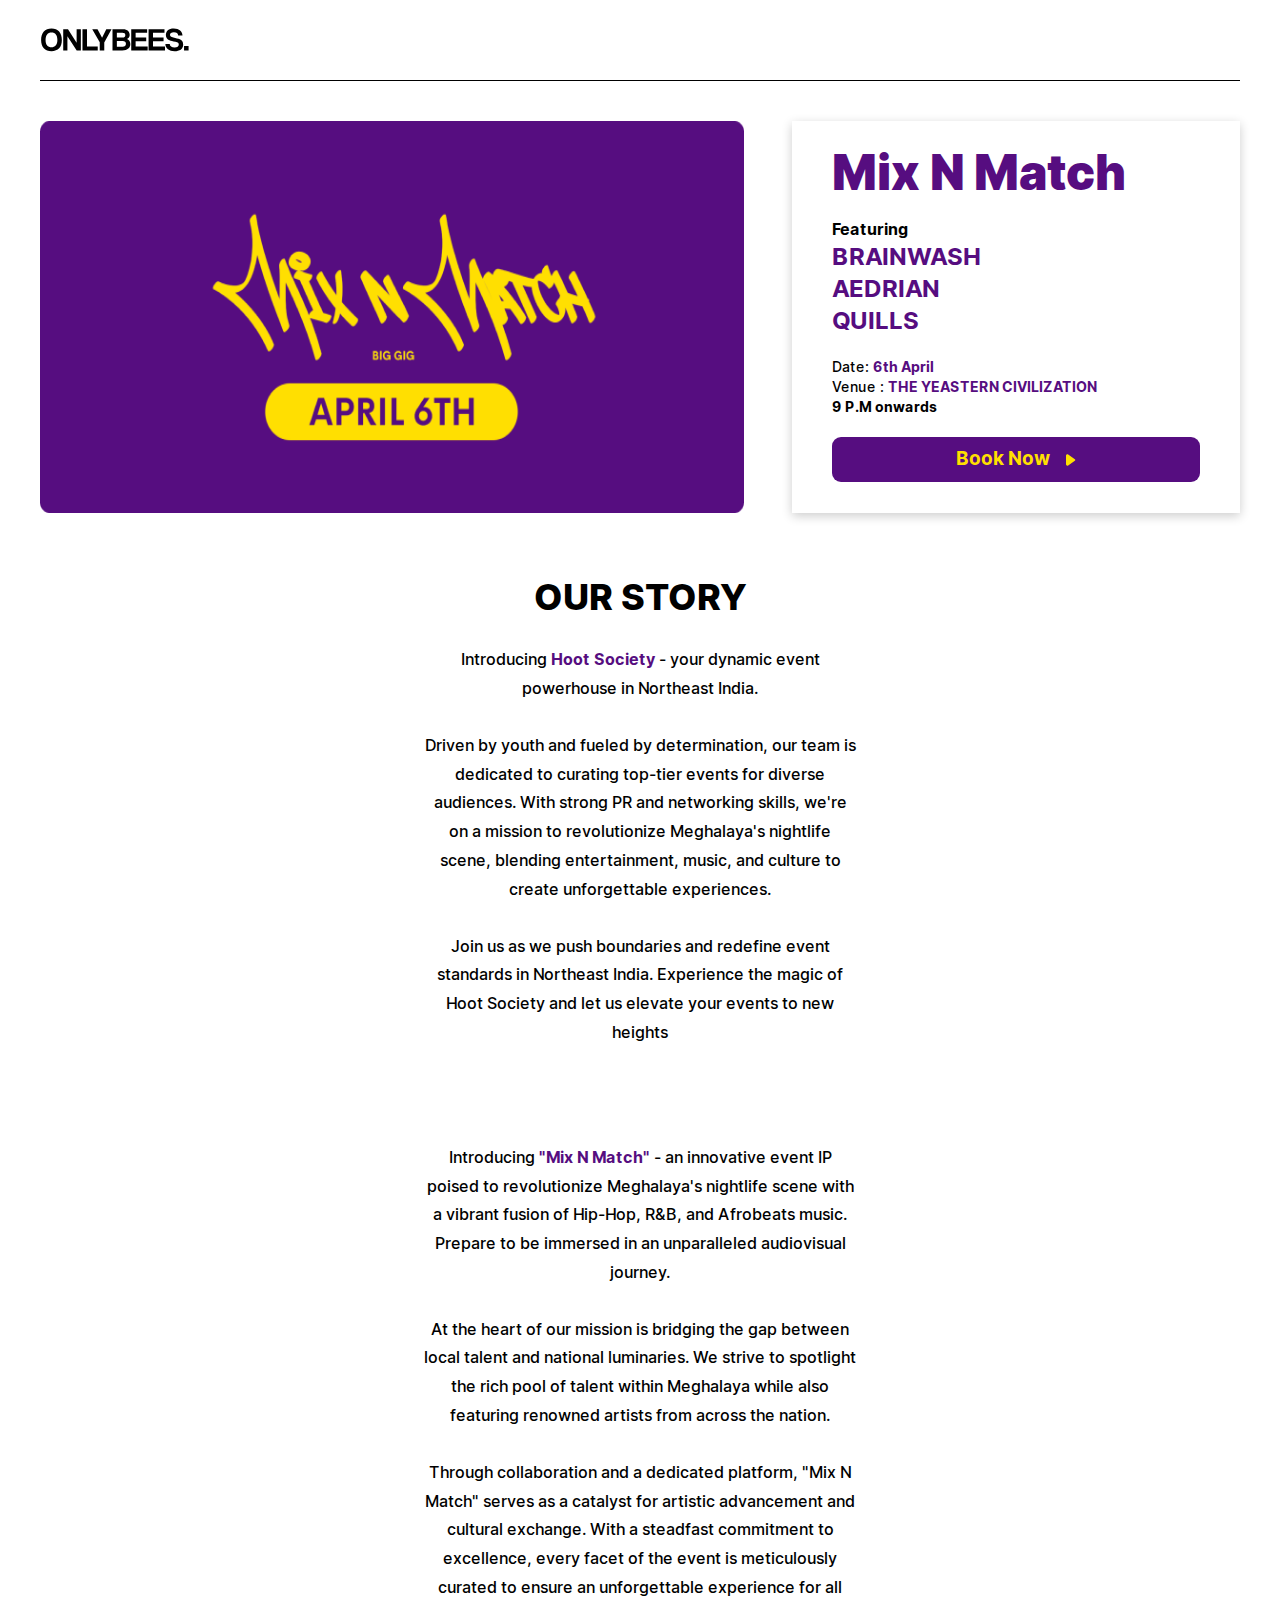
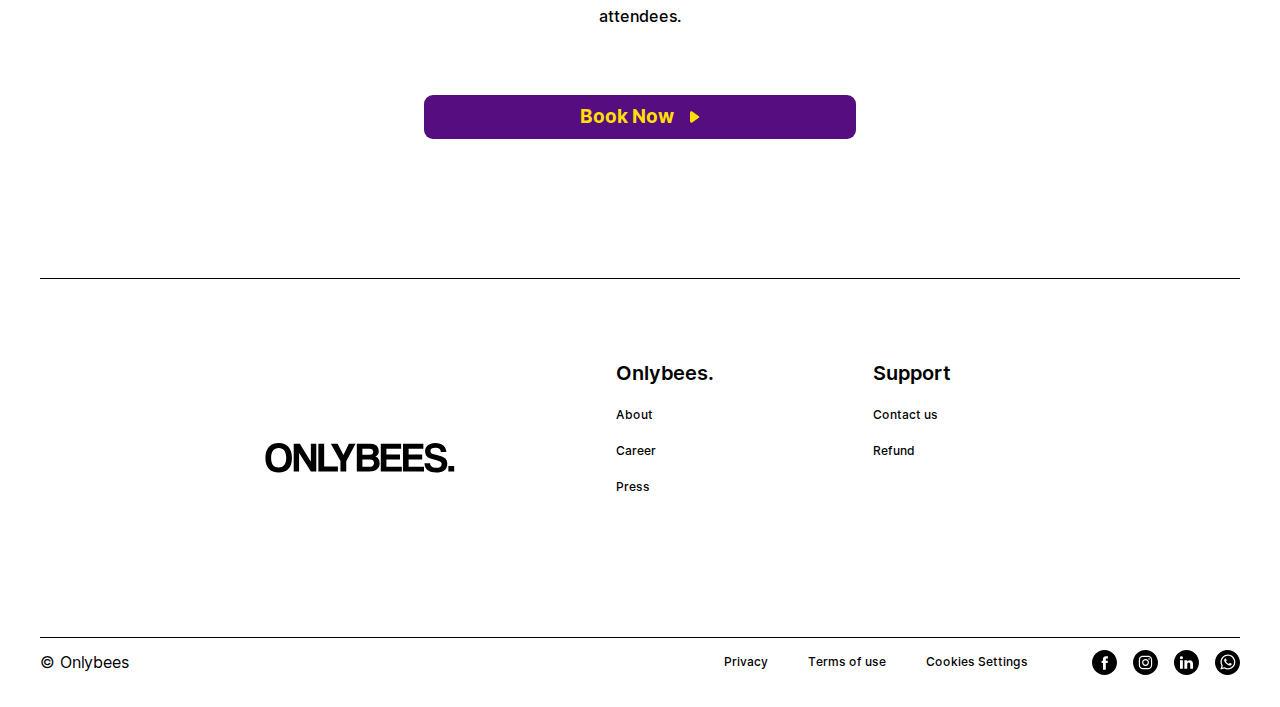
<file: index.html>
<!DOCTYPE html><html lang="en"><head><meta charSet="utf-8"/><meta name="viewport" content="width=device-width, initial-scale=1"/><link rel="preload" href="/_next/static/media/c9a5bc6a7c948fb0-s.p.woff2" as="font" crossorigin="" type="font/woff2"/><link rel="preload" as="image" href="/_next/static/media/hoot_desktop.04aef15a.png" fetchPriority="high"/><link rel="preload" as="image" href="/_next/static/media/scrollDown.2eb7e256.svg" fetchPriority="high"/><link rel="preload" as="image" href="/_next/static/media/arrow.d80e7620.svg" fetchPriority="high"/><link rel="stylesheet" href="/_next/static/css/5c76358836deef67.css" crossorigin="" data-precedence="next"/><link rel="stylesheet" href="/_next/static/css/076aa3f33e6e7789.css" crossorigin="" data-precedence="next"/><link rel="preload" as="script" fetchPriority="low" href="/_next/static/chunks/webpack-4f1b5ad40833ddeb.js" crossorigin=""/><script src="/_next/static/chunks/fd9d1056-02830fcbd039be24.js" async="" crossorigin=""></script><script src="/_next/static/chunks/69-de28e6a836dd2d4f.js" async="" crossorigin=""></script><script src="/_next/static/chunks/main-app-3eee402149a3900c.js" async="" crossorigin=""></script><script src="/_next/static/chunks/607-d00ae803f38a8294.js" async=""></script><script src="/_next/static/chunks/app/page-6c41bede4017dfdd.js" async=""></script><title>Mix N Match - Hoot Society</title><meta name="description" content="Introducing &quot;Mix N Match&quot; - an innovative event IP poised to revolutionize Meghalaya&#x27;s nightlife scene with a vibrant fusion of Hip-Hop, R&amp;B, and Afrobeats music. Prepare to be immersed in an unparalleled audiovisual journey. At the heart of our mission is bridging the gap between local talent and national luminaries. We strive to spotlight the rich pool of talent within Meghalaya while also featuring renowned artists from across the nation. Through collaboration and adedicated platform, &quot;Mix N Match&quot; serves as a catalyst for artistic advancement and cultural exchange. With a steadfast commitment to excellence, every facet of the event is meticulously curated to ensure an unforgettable experience for all attendees."/><meta name="keywords" content="Mix N Match event,Hoot Society,Meghalaya nightlife,music festival in Meghalaya,Hip-Hop and R&amp;B,Afrobeats music,local talent in Meghalaya,national artists in India,live music event,cultural exchange,audiovisual experience,entertainment in Meghalaya,upcoming music festivals,music events in India"/><meta name="next-size-adjust"/><script src="/_next/static/chunks/polyfills-c67a75d1b6f99dc8.js" crossorigin="" noModule=""></script></head><body class="__className_aaf875"><div class="nav mx-5 lg:mx-10 py-7"><img alt="OnlyBees logo" loading="lazy" width="150" height="24" decoding="async" data-nimg="1" style="color:transparent" src="/_next/static/media/OnlyBees_logo.53a9fddb.svg"/></div><div class="text-center px-10 py-10"><div class=" mt-15 flex flex-col lg:flex-row justify-between"><img alt="Mix N Match Poster" fetchPriority="high" width="500" height="244" decoding="async" data-nimg="1" class="poster" style="color:transparent" src="/_next/static/media/hoot_desktop.04aef15a.png"/><img alt="Scroll down" fetchPriority="high" width="120" height="19" decoding="async" data-nimg="1" class="lg:hidden m-auto mt-3" style="color:transparent" src="/_next/static/media/scrollDown.2eb7e256.svg"/><div class="mt-16 lg:mt-0 text-left event-details py-7 px-10"><h1 class="text-3xl lg:text-5xl text-[#560D80] font-black mb-5">Mix N Match</h1><p class=" font-bold">Featuring</p><p class=" text-[#560D80] font-bold text-2xl">BRAINWASH</p><p class=" text-[#560D80] font-bold text-2xl">AEDRIAN</p><p class=" text-[#560D80] font-bold text-2xl mb-5">QUILLS</p><p class=" font-medium text-sm">Date: <span class="text-[#560D80] font-bold">6th April</span></p><p class=" font-medium text-sm">Venue : <span class="text-[#560D80] font-bold">THE YEASTERN CIVILIZATION</span></p><p class=" mb-5 font-bold text-sm">9 P.M onwards </p><a target="_blank" class="lg:text-center text-left mb-2" href="https://events.onlybees.in/"><button role="button" class=" btn py-2 pt-2"><span>Book Now</span><span class="arrow-container"><img alt="Arrow" fetchPriority="high" width="10" height="12" decoding="async" data-nimg="1" style="color:transparent" src="/_next/static/media/arrow.d80e7620.svg"/></span></button></a></div></div><div class="about text-left lg:text-center lg:px-96 pb-24"><h2 class="mt-16 text-4xl font-extrabold">OUR STORY</h2><p class="font-medium mt-7">Introducing <span class="text-[#560D80] font-bold">Hoot Society</span> - your dynamic event powerhouse in Northeast India.</p><p class="font-medium mt-7">Driven by youth and fueled by determination, our team is dedicated to curating top-tier events for diverse audiences. With strong PR and networking skills, we&#x27;re on a mission to revolutionize Meghalaya&#x27;s nightlife scene, blending entertainment, music, and culture to create unforgettable experiences.</p><p class="font-medium mt-7">Join us as we push boundaries and redefine event standards in Northeast India. Experience the magic of Hoot Society and let us elevate your events to new heights</p><p class="font-medium mt-24">Introducing <span class="text-[#560D80] font-bold">&quot;Mix N Match&quot;</span> - an innovative event IP poised to revolutionize Meghalaya&#x27;s nightlife scene with a vibrant fusion of Hip-Hop, R&amp;B, and Afrobeats music. Prepare to be immersed in an unparalleled audiovisual journey.</p><p class="font-medium mt-7">At the heart of our mission is bridging the gap between local talent and national luminaries. We strive to spotlight the rich pool of talent within Meghalaya while also featuring renowned artists from across the nation.</p><p class="font-medium mt-7 mb-16">Through collaboration and a dedicated platform, &quot;Mix N Match&quot; serves as a catalyst for artistic advancement and cultural exchange. With a steadfast commitment to excellence, every facet of the event is meticulously curated to ensure an unforgettable experience for all attendees.</p><a target="_blank" class="lg:text-center text-left mb-2" href="https://events.onlybees.in/"><button role="button" class=" btn py-2 pt-2"><span>Book Now</span><span class="arrow-container"><img alt="Arrow" fetchPriority="high" width="10" height="12" decoding="async" data-nimg="1" style="color:transparent" src="/_next/static/media/arrow.d80e7620.svg"/></span></button></a></div></div><div class="mx-5 lg:mx-10 pb-5"><div class="foot flex flex-col lg:flex-row lg:gap-40 lg:px-28"><img alt="OnlyBees logo" loading="lazy" width="500" height="82" decoding="async" data-nimg="1" class="lg:ml-28 foot-logo" style="color:transparent" src="/_next/static/media/OnlyBees_logo.53a9fddb.svg"/><div class="footer-links flex flex-row lg:gap-40 gap-16 lg:mt-20"><div class="Onlybees flex flex-col gap-5"><div class="font-semibold text-xl">Onlybees.</div><a class="text-xs font-medium" rel="noopener noreferrer" target="_blank" href="https://events.onlybees.in/">About</a><a class="text-xs font-medium" rel="noopener noreferrer" target="_blank" href="https://events.onlybees.in/">Career</a><a class="text-xs font-medium" rel="noopener noreferrer" target="_blank" href="https://events.onlybees.in/">Press</a></div><div class="Support flex flex-col gap-5"><div class="font-semibold text-xl">Support</div><a class="text-xs font-medium" rel="noopener noreferrer" target="_blank" href="https://events.onlybees.in/">Contact us</a><a class="text-xs font-medium" rel="noopener noreferrer" target="_blank" href="https://events.onlybees.in/">Refund</a></div></div></div><div class="copyright flex flex-col gap-5 lg:gap-0 lg:flex-row lg:justify-between py-3 text-center"><p class="">© Onlybees</p><div class="flex flex-col-reverse lg:flex-row lg:gap-16 gap-5"><div class="flex lg:gap-10 align-middle justify-center gap-10 px-5 lg:px-0"><a class="text-xs font-medium pt-1" rel="noopener noreferrer" target="_blank" href="https://events.onlybees.in/">Privacy</a><a class="text-xs font-medium pt-1" rel="noopener noreferrer" target="_blank" href="https://events.onlybees.in/">Terms of use</a><a class="text-xs font-medium pt-1" rel="noopener noreferrer" target="_blank" href="https://events.onlybees.in/">Cookies Settings</a></div><div class="flex lg:justify-start justify-center lg:gap-4 gap-5"><a rel="noopener noreferrer" target="_blank" href="https://events.onlybees.in/"><img alt="social logo" loading="lazy" width="25" height="25" decoding="async" data-nimg="1" class="socials" style="color:transparent" src="/_next/static/media/Facebook_black.7034cb0f.svg"/></a><a rel="noopener noreferrer" target="_blank" href="https://www.instagram.com/onlybees.in/"><img alt="social logo" loading="lazy" width="25" height="25" decoding="async" data-nimg="1" class="socials" style="color:transparent" src="/_next/static/media/Instagram_black.98da367b.svg"/></a><a rel="noopener noreferrer" target="_blank" href="https://www.linkedin.com/company/onlybees/"><img alt="social logo" loading="lazy" width="25" height="25" decoding="async" data-nimg="1" class="socials" style="color:transparent" src="/_next/static/media/LinkedIN_black.c750416b.svg"/></a><a rel="noopener noreferrer" target="_blank" href="https://wa.me/918787740538?text=Hi%20Onlybees!"><img alt="social logo" loading="lazy" width="25" height="25" decoding="async" data-nimg="1" class="socials" style="color:transparent" src="/_next/static/media/Whatsapp_black.bec1b8e5.svg"/></a></div></div></div></div><script src="/_next/static/chunks/webpack-4f1b5ad40833ddeb.js" crossorigin="" async=""></script><script>(self.__next_f=self.__next_f||[]).push([0]);self.__next_f.push([2,null])</script><script>self.__next_f.push([1,"1:HL[\"/_next/static/media/c9a5bc6a7c948fb0-s.p.woff2\",\"font\",{\"crossOrigin\":\"\",\"type\":\"font/woff2\"}]\n2:HL[\"/_next/static/css/5c76358836deef67.css\",\"style\",{\"crossOrigin\":\"\"}]\n0:\"$L3\"\n"])</script><script>self.__next_f.push([1,"4:HL[\"/_next/static/css/076aa3f33e6e7789.css\",\"style\",{\"crossOrigin\":\"\"}]\n"])</script><script>self.__next_f.push([1,"5:I[7690,[],\"\"]\n7:I[7831,[],\"\"]\n8:I[9660,[\"607\",\"static/chunks/607-d00ae803f38a8294.js\",\"931\",\"static/chunks/app/page-6c41bede4017dfdd.js\"],\"\"]\n9:I[5613,[],\"\"]\na:I[1778,[],\"\"]\nc:I[8955,[],\"\"]\nd:[]\n"])</script><script>self.__next_f.push([1,"3:[[[\"$\",\"link\",\"0\",{\"rel\":\"stylesheet\",\"href\":\"/_next/static/css/5c76358836deef67.css\",\"precedence\":\"next\",\"crossOrigin\":\"\"}]],[\"$\",\"$L5\",null,{\"buildId\":\"Q-OK6EcGWyVxPVHc3vvAe\",\"assetPrefix\":\"\",\"initialCanonicalUrl\":\"/\",\"initialTree\":[\"\",{\"children\":[\"__PAGE__\",{}]},\"$undefined\",\"$undefined\",true],\"initialSeedData\":[\"\",{\"children\":[\"__PAGE__\",{},[\"$L6\",[\"$\",\"$L7\",null,{\"propsForComponent\":{\"params\":{}},\"Component\":\"$8\",\"isStaticGeneration\":true}],null]]},[null,[\"$\",\"html\",null,{\"lang\":\"en\",\"children\":[\"$\",\"body\",null,{\"className\":\"__className_aaf875\",\"children\":[\"$\",\"$L9\",null,{\"parallelRouterKey\":\"children\",\"segmentPath\":[\"children\"],\"loading\":\"$undefined\",\"loadingStyles\":\"$undefined\",\"loadingScripts\":\"$undefined\",\"hasLoading\":false,\"error\":\"$undefined\",\"errorStyles\":\"$undefined\",\"errorScripts\":\"$undefined\",\"template\":[\"$\",\"$La\",null,{}],\"templateStyles\":\"$undefined\",\"templateScripts\":\"$undefined\",\"notFound\":[[\"$\",\"title\",null,{\"children\":\"404: This page could not be found.\"}],[\"$\",\"div\",null,{\"style\":{\"fontFamily\":\"system-ui,\\\"Segoe UI\\\",Roboto,Helvetica,Arial,sans-serif,\\\"Apple Color Emoji\\\",\\\"Segoe UI Emoji\\\"\",\"height\":\"100vh\",\"textAlign\":\"center\",\"display\":\"flex\",\"flexDirection\":\"column\",\"alignItems\":\"center\",\"justifyContent\":\"center\"},\"children\":[\"$\",\"div\",null,{\"children\":[[\"$\",\"style\",null,{\"dangerouslySetInnerHTML\":{\"__html\":\"body{color:#000;background:#fff;margin:0}.next-error-h1{border-right:1px solid rgba(0,0,0,.3)}@media (prefers-color-scheme:dark){body{color:#fff;background:#000}.next-error-h1{border-right:1px solid rgba(255,255,255,.3)}}\"}}],[\"$\",\"h1\",null,{\"className\":\"next-error-h1\",\"style\":{\"display\":\"inline-block\",\"margin\":\"0 20px 0 0\",\"padding\":\"0 23px 0 0\",\"fontSize\":24,\"fontWeight\":500,\"verticalAlign\":\"top\",\"lineHeight\":\"49px\"},\"children\":\"404\"}],[\"$\",\"div\",null,{\"style\":{\"display\":\"inline-block\"},\"children\":[\"$\",\"h2\",null,{\"style\":{\"fontSize\":14,\"fontWeight\":400,\"lineHeight\":\"49px\",\"margin\":0},\"children\":\"This page could not be found.\"}]}]]}]}]],\"notFoundStyles\":[],\"styles\":[[\"$\",\"link\",\"0\",{\"rel\":\"stylesheet\",\"href\":\"/_next/static/css/076aa3f33e6e7789.css\",\"precedence\":\"next\",\"crossOrigin\":\"\"}]]}]}]}],null]],\"initialHead\":[false,\"$Lb\"],\"globalErrorComponent\":\"$c\",\"missingSlots\":\"$Wd\"}]]\n"])</script><script>self.__next_f.push([1,"b:[[\"$\",\"meta\",\"0\",{\"name\":\"viewport\",\"content\":\"width=device-width, initial-scale=1\"}],[\"$\",\"meta\",\"1\",{\"charSet\":\"utf-8\"}],[\"$\",\"title\",\"2\",{\"children\":\"Mix N Match - Hoot Society\"}],[\"$\",\"meta\",\"3\",{\"name\":\"description\",\"content\":\"Introducing \\\"Mix N Match\\\" - an innovative event IP poised to revolutionize Meghalaya's nightlife scene with a vibrant fusion of Hip-Hop, R\u0026B, and Afrobeats music. Prepare to be immersed in an unparalleled audiovisual journey. At the heart of our mission is bridging the gap between local talent and national luminaries. We strive to spotlight the rich pool of talent within Meghalaya while also featuring renowned artists from across the nation. Through collaboration and adedicated platform, \\\"Mix N Match\\\" serves as a catalyst for artistic advancement and cultural exchange. With a steadfast commitment to excellence, every facet of the event is meticulously curated to ensure an unforgettable experience for all attendees.\"}],[\"$\",\"meta\",\"4\",{\"name\":\"keywords\",\"content\":\"Mix N Match event,Hoot Society,Meghalaya nightlife,music festival in Meghalaya,Hip-Hop and R\u0026B,Afrobeats music,local talent in Meghalaya,national artists in India,live music event,cultural exchange,audiovisual experience,entertainment in Meghalaya,upcoming music festivals,music events in India\"}],[\"$\",\"meta\",\"5\",{\"name\":\"next-size-adjust\"}]]\n6:null\n"])</script><script>self.__next_f.push([1,""])</script></body></html>
</file>
<file: _next/static/css/5c76358836deef67.css>
@font-face{font-family:__Inter_aaf875;font-style:normal;font-weight:100 900;font-display:swap;src:url(/_next/static/media/ec159349637c90ad-s.woff2) format("woff2");unicode-range:u+0460-052f,u+1c80-1c88,u+20b4,u+2de0-2dff,u+a640-a69f,u+fe2e-fe2f}@font-face{font-family:__Inter_aaf875;font-style:normal;font-weight:100 900;font-display:swap;src:url(/_next/static/media/513657b02c5c193f-s.woff2) format("woff2");unicode-range:u+0301,u+0400-045f,u+0490-0491,u+04b0-04b1,u+2116}@font-face{font-family:__Inter_aaf875;font-style:normal;font-weight:100 900;font-display:swap;src:url(/_next/static/media/fd4db3eb5472fc27-s.woff2) format("woff2");unicode-range:u+1f??}@font-face{font-family:__Inter_aaf875;font-style:normal;font-weight:100 900;font-display:swap;src:url(/_next/static/media/51ed15f9841b9f9d-s.woff2) format("woff2");unicode-range:u+0370-0377,u+037a-037f,u+0384-038a,u+038c,u+038e-03a1,u+03a3-03ff}@font-face{font-family:__Inter_aaf875;font-style:normal;font-weight:100 900;font-display:swap;src:url(/_next/static/media/05a31a2ca4975f99-s.woff2) format("woff2");unicode-range:u+0102-0103,u+0110-0111,u+0128-0129,u+0168-0169,u+01a0-01a1,u+01af-01b0,u+0300-0301,u+0303-0304,u+0308-0309,u+0323,u+0329,u+1ea0-1ef9,u+20ab}@font-face{font-family:__Inter_aaf875;font-style:normal;font-weight:100 900;font-display:swap;src:url(/_next/static/media/d6b16ce4a6175f26-s.woff2) format("woff2");unicode-range:u+0100-02af,u+0304,u+0308,u+0329,u+1e00-1e9f,u+1ef2-1eff,u+2020,u+20a0-20ab,u+20ad-20c0,u+2113,u+2c60-2c7f,u+a720-a7ff}@font-face{font-family:__Inter_aaf875;font-style:normal;font-weight:100 900;font-display:swap;src:url(/_next/static/media/c9a5bc6a7c948fb0-s.p.woff2) format("woff2");unicode-range:u+00??,u+0131,u+0152-0153,u+02bb-02bc,u+02c6,u+02da,u+02dc,u+0304,u+0308,u+0329,u+2000-206f,u+2074,u+20ac,u+2122,u+2191,u+2193,u+2212,u+2215,u+feff,u+fffd}@font-face{font-family:__Inter_Fallback_aaf875;src:local("Arial");ascent-override:90.20%;descent-override:22.48%;line-gap-override:0.00%;size-adjust:107.40%}.__className_aaf875{font-family:__Inter_aaf875,__Inter_Fallback_aaf875;font-style:normal}

/*
! tailwindcss v3.4.3 | MIT License | https://tailwindcss.com
*/*,:after,:before{box-sizing:border-box;border:0 solid #e5e7eb}:after,:before{--tw-content:""}:host,html{line-height:1.5;-webkit-text-size-adjust:100%;-moz-tab-size:4;-o-tab-size:4;tab-size:4;font-family:ui-sans-serif,system-ui,sans-serif,Apple Color Emoji,Segoe UI Emoji,Segoe UI Symbol,Noto Color Emoji;font-feature-settings:normal;font-variation-settings:normal;-webkit-tap-highlight-color:transparent}body{line-height:inherit}hr{height:0;color:inherit;border-top-width:1px}abbr:where([title]){-webkit-text-decoration:underline dotted;text-decoration:underline dotted}h1,h2,h3,h4,h5,h6{font-size:inherit;font-weight:inherit}a{color:inherit;text-decoration:inherit}b,strong{font-weight:bolder}code,kbd,pre,samp{font-family:ui-monospace,SFMono-Regular,Menlo,Monaco,Consolas,Liberation Mono,Courier New,monospace;font-feature-settings:normal;font-variation-settings:normal;font-size:1em}small{font-size:80%}sub,sup{font-size:75%;line-height:0;position:relative;vertical-align:baseline}sub{bottom:-.25em}sup{top:-.5em}table{text-indent:0;border-color:inherit;border-collapse:collapse}button,input,optgroup,select,textarea{font-family:inherit;font-feature-settings:inherit;font-variation-settings:inherit;font-size:100%;font-weight:inherit;line-height:inherit;letter-spacing:inherit;color:inherit;margin:0;padding:0}button,select{text-transform:none}button,input:where([type=button]),input:where([type=reset]),input:where([type=submit]){-webkit-appearance:button;background-color:transparent;background-image:none}:-moz-focusring{outline:auto}:-moz-ui-invalid{box-shadow:none}progress{vertical-align:baseline}::-webkit-inner-spin-button,::-webkit-outer-spin-button{height:auto}[type=search]{-webkit-appearance:textfield;outline-offset:-2px}::-webkit-search-decoration{-webkit-appearance:none}::-webkit-file-upload-button{-webkit-appearance:button;font:inherit}summary{display:list-item}blockquote,dd,dl,figure,h1,h2,h3,h4,h5,h6,hr,p,pre{margin:0}fieldset{margin:0}fieldset,legend{padding:0}menu,ol,ul{list-style:none;margin:0;padding:0}dialog{padding:0}textarea{resize:vertical}input::-moz-placeholder,textarea::-moz-placeholder{opacity:1;color:#9ca3af}input::placeholder,textarea::placeholder{opacity:1;color:#9ca3af}[role=button],button{cursor:pointer}:disabled{cursor:default}audio,canvas,embed,iframe,img,object,svg,video{display:block;vertical-align:middle}img,video{max-width:100%;height:auto}[hidden]{display:none}*,:after,:before{--tw-border-spacing-x:0;--tw-border-spacing-y:0;--tw-translate-x:0;--tw-translate-y:0;--tw-rotate:0;--tw-skew-x:0;--tw-skew-y:0;--tw-scale-x:1;--tw-scale-y:1;--tw-pan-x: ;--tw-pan-y: ;--tw-pinch-zoom: ;--tw-scroll-snap-strictness:proximity;--tw-gradient-from-position: ;--tw-gradient-via-position: ;--tw-gradient-to-position: ;--tw-ordinal: ;--tw-slashed-zero: ;--tw-numeric-figure: ;--tw-numeric-spacing: ;--tw-numeric-fraction: ;--tw-ring-inset: ;--tw-ring-offset-width:0px;--tw-ring-offset-color:#fff;--tw-ring-color:rgba(59,130,246,.5);--tw-ring-offset-shadow:0 0 #0000;--tw-ring-shadow:0 0 #0000;--tw-shadow:0 0 #0000;--tw-shadow-colored:0 0 #0000;--tw-blur: ;--tw-brightness: ;--tw-contrast: ;--tw-grayscale: ;--tw-hue-rotate: ;--tw-invert: ;--tw-saturate: ;--tw-sepia: ;--tw-drop-shadow: ;--tw-backdrop-blur: ;--tw-backdrop-brightness: ;--tw-backdrop-contrast: ;--tw-backdrop-grayscale: ;--tw-backdrop-hue-rotate: ;--tw-backdrop-invert: ;--tw-backdrop-opacity: ;--tw-backdrop-saturate: ;--tw-backdrop-sepia: ;--tw-contain-size: ;--tw-contain-layout: ;--tw-contain-paint: ;--tw-contain-style: }::backdrop{--tw-border-spacing-x:0;--tw-border-spacing-y:0;--tw-translate-x:0;--tw-translate-y:0;--tw-rotate:0;--tw-skew-x:0;--tw-skew-y:0;--tw-scale-x:1;--tw-scale-y:1;--tw-pan-x: ;--tw-pan-y: ;--tw-pinch-zoom: ;--tw-scroll-snap-strictness:proximity;--tw-gradient-from-position: ;--tw-gradient-via-position: ;--tw-gradient-to-position: ;--tw-ordinal: ;--tw-slashed-zero: ;--tw-numeric-figure: ;--tw-numeric-spacing: ;--tw-numeric-fraction: ;--tw-ring-inset: ;--tw-ring-offset-width:0px;--tw-ring-offset-color:#fff;--tw-ring-color:rgba(59,130,246,.5);--tw-ring-offset-shadow:0 0 #0000;--tw-ring-shadow:0 0 #0000;--tw-shadow:0 0 #0000;--tw-shadow-colored:0 0 #0000;--tw-blur: ;--tw-brightness: ;--tw-contrast: ;--tw-grayscale: ;--tw-hue-rotate: ;--tw-invert: ;--tw-saturate: ;--tw-sepia: ;--tw-drop-shadow: ;--tw-backdrop-blur: ;--tw-backdrop-brightness: ;--tw-backdrop-contrast: ;--tw-backdrop-grayscale: ;--tw-backdrop-hue-rotate: ;--tw-backdrop-invert: ;--tw-backdrop-opacity: ;--tw-backdrop-saturate: ;--tw-backdrop-sepia: ;--tw-contain-size: ;--tw-contain-layout: ;--tw-contain-paint: ;--tw-contain-style: }.m-auto{margin:auto}.mx-5{margin-left:1.25rem;margin-right:1.25rem}.mb-16{margin-bottom:4rem}.mb-2{margin-bottom:.5rem}.mb-5{margin-bottom:1.25rem}.mt-16{margin-top:4rem}.mt-24{margin-top:6rem}.mt-3{margin-top:.75rem}.mt-7{margin-top:1.75rem}.flex{display:flex}.resize{resize:both}.flex-row{flex-direction:row}.flex-col{flex-direction:column}.flex-col-reverse{flex-direction:column-reverse}.justify-center{justify-content:center}.justify-between{justify-content:space-between}.gap-10{gap:2.5rem}.gap-16{gap:4rem}.gap-5{gap:1.25rem}.px-10{padding-left:2.5rem;padding-right:2.5rem}.px-5{padding-left:1.25rem;padding-right:1.25rem}.py-10{padding-top:2.5rem;padding-bottom:2.5rem}.py-2{padding-top:.5rem;padding-bottom:.5rem}.py-3{padding-top:.75rem;padding-bottom:.75rem}.py-7{padding-top:1.75rem;padding-bottom:1.75rem}.pb-24{padding-bottom:6rem}.pb-5{padding-bottom:1.25rem}.pt-1{padding-top:.25rem}.pt-2{padding-top:.5rem}.text-left{text-align:left}.text-center{text-align:center}.align-middle{vertical-align:middle}.text-2xl{font-size:1.5rem;line-height:2rem}.text-3xl{font-size:1.875rem;line-height:2.25rem}.text-4xl{font-size:2.25rem;line-height:2.5rem}.text-sm{font-size:.875rem;line-height:1.25rem}.text-xl{font-size:1.25rem;line-height:1.75rem}.text-xs{font-size:.75rem;line-height:1rem}.font-black{font-weight:900}.font-bold{font-weight:700}.font-extrabold{font-weight:800}.font-medium{font-weight:500}.font-semibold{font-weight:600}.text-\[\#560D80\]{--tw-text-opacity:1;color:rgb(86 13 128/var(--tw-text-opacity))}body{margin:0;padding:0;background-color:#fff}@media (min-width:1024px){.lg\:mx-10{margin-left:2.5rem;margin-right:2.5rem}.lg\:ml-28{margin-left:7rem}.lg\:mt-0{margin-top:0}.lg\:mt-20{margin-top:5rem}.lg\:hidden{display:none}.lg\:flex-row{flex-direction:row}.lg\:justify-start{justify-content:flex-start}.lg\:justify-between{justify-content:space-between}.lg\:gap-0{gap:0}.lg\:gap-10{gap:2.5rem}.lg\:gap-16{gap:4rem}.lg\:gap-4{gap:1rem}.lg\:gap-40{gap:10rem}.lg\:px-0{padding-left:0;padding-right:0}.lg\:px-28{padding-left:7rem;padding-right:7rem}.lg\:px-96{padding-left:24rem;padding-right:24rem}.lg\:text-center{text-align:center}.lg\:text-5xl{font-size:3rem;line-height:1}}
</file>
<file: _next/static/css/076aa3f33e6e7789.css>
.poster{min-width:55vw}.event-details{box-shadow:0 3px 10px rgb(0,0,0,.2);width:35vw}.about p{line-height:180%}@media only screen and (max-width:768px){.poster{min-width:100%}.event-details{width:100%}}.nav{border-bottom:1px solid #000}.btn{width:100%;font-size:19px;text-align:center;display:inline-block;font-weight:700;background-color:#560d80;color:#ffdf01;border-radius:9px;cursor:pointer;margin-bottom:.2rem}.btn:active{box-shadow:none;position:relative;top:4px;left:4px}.arrow-container{display:inline-block;vertical-align:middle;margin-left:1rem}.foot{border-top:1px solid #000;border-bottom:1px solid #000;min-height:40vh}.foot-logo{width:15vw}.socials{margin:0;padding:0}@media only screen and (max-width:768px){.foot{text-align:center;padding-bottom:5rem}.foot-logo{width:70%;margin:5rem auto}.footer-links{text-align:left;margin:0 auto}.socials{height:2.5rem;width:2.5rem}}
</file>
